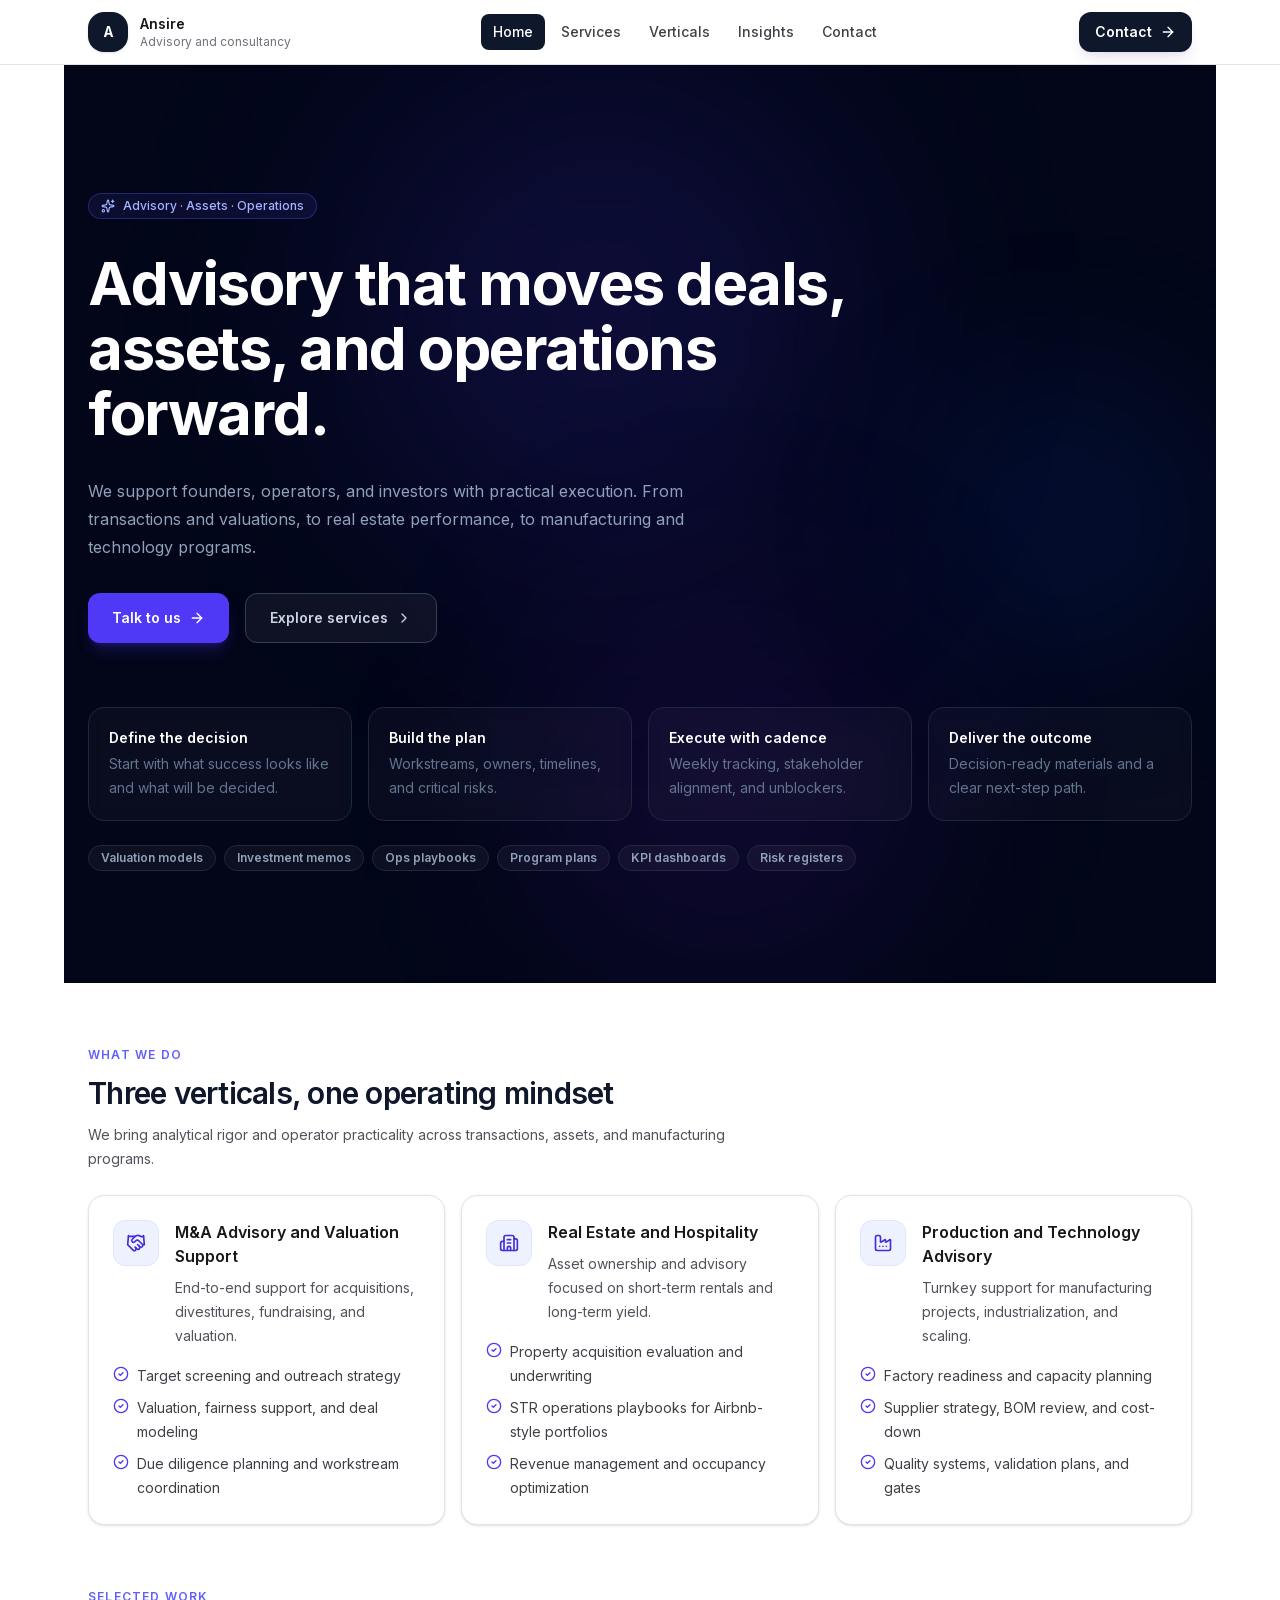
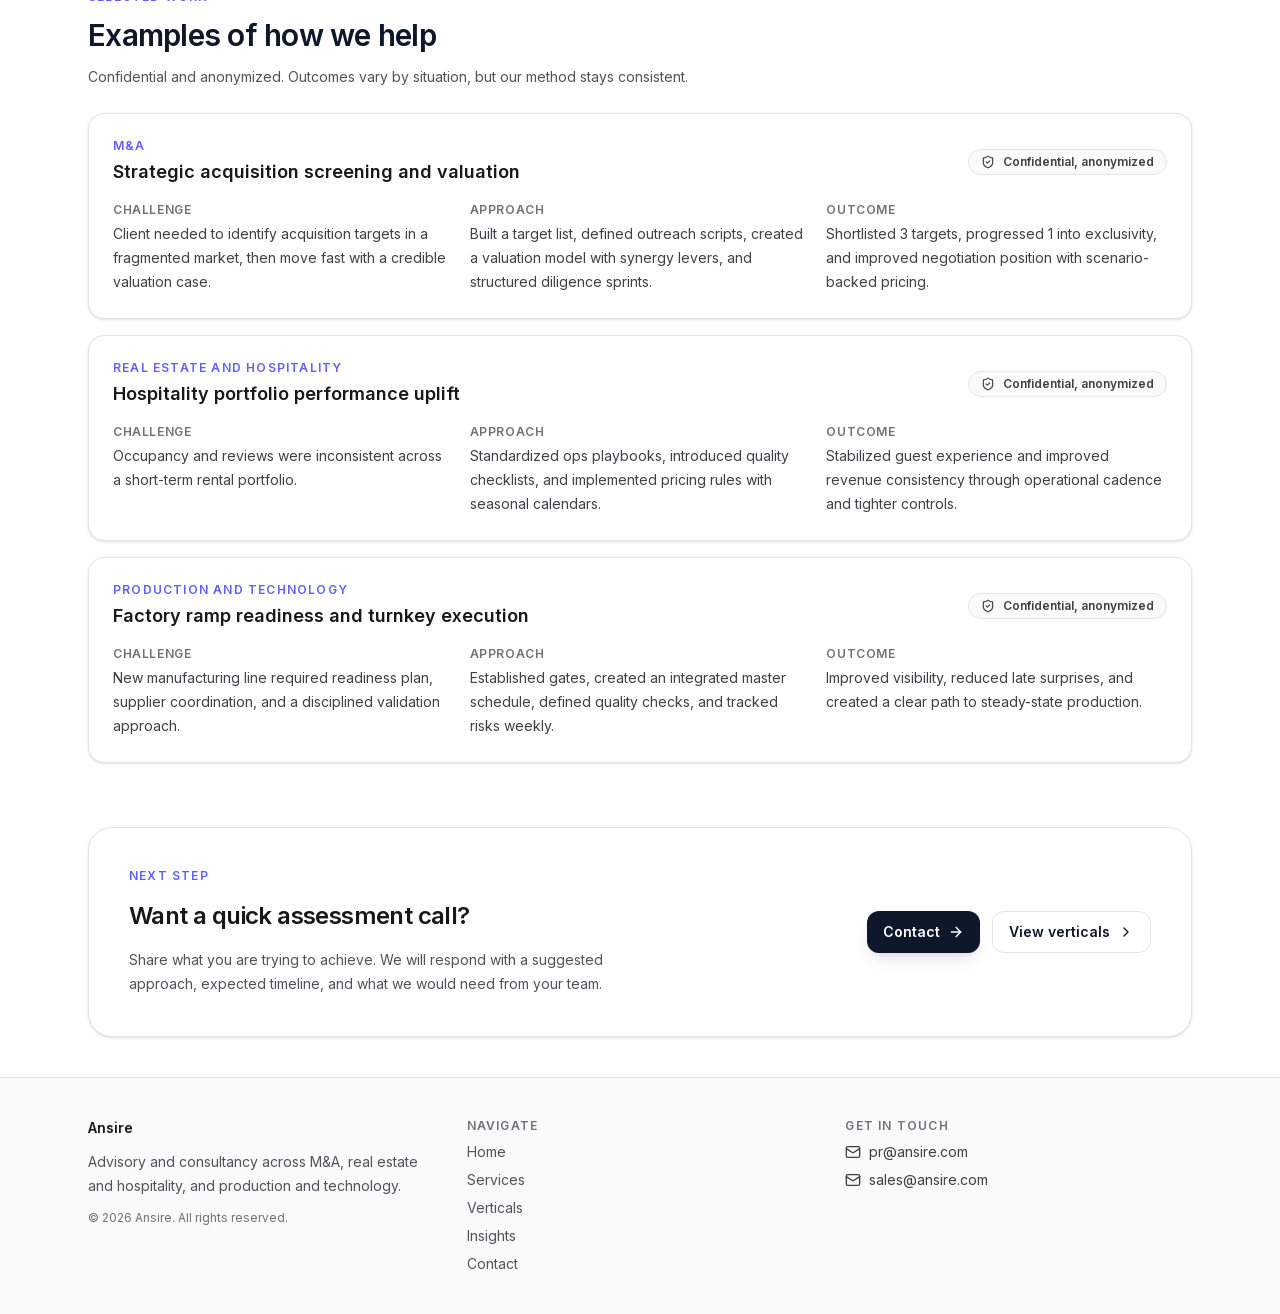
<file: index.html>
<!DOCTYPE html><html lang="en" class="inter_b2991b2-module__9mH_6q__variable"><head><meta charSet="utf-8"/><meta name="viewport" content="width=device-width, initial-scale=1"/><link rel="preload" href="/_next/static/media/83afe278b6a6bb3c-s.p.0q-301v4kxxnr.woff2" as="font" crossorigin="" type="font/woff2"/><link rel="stylesheet" href="/_next/static/chunks/099xusk78k1rt.css" data-precedence="next"/><link rel="preload" as="script" fetchPriority="low" href="/_next/static/chunks/0ht900cau6_ur.js"/><script src="/_next/static/chunks/06~f4cvc3b8e~.js" async=""></script><script src="/_next/static/chunks/16g.ca89g7fib.js" async=""></script><script src="/_next/static/chunks/turbopack-08kj8-1w4gq27.js" async=""></script><script src="/_next/static/chunks/0dbhjjzl8qfwv.js" async=""></script><script src="/_next/static/chunks/0b9ic27ghz6bw.js" async=""></script><meta name="next-size-adjust" content=""/><title>Ansire — Advisory that moves deals, assets, and operations forward.</title><meta name="description" content="Ansire is an advisory and consultancy firm specializing in M&amp;A advisory and valuation, real estate and hospitality, and production and technology advisory."/><meta property="og:title" content="Ansire — Advisory. Assets. Operations."/><meta property="og:description" content="Advisory and consultancy across M&amp;A, real estate and hospitality, and production and technology."/><meta property="og:site_name" content="Ansire"/><meta property="og:locale" content="en_US"/><meta property="og:type" content="website"/><meta name="twitter:card" content="summary"/><meta name="twitter:title" content="Ansire — Advisory. Assets. Operations."/><meta name="twitter:description" content="Advisory and consultancy across M&amp;A, real estate and hospitality, and production and technology."/><script src="/_next/static/chunks/03~yq9q893hmn.js" noModule=""></script></head><body class="antialiased"><div hidden=""><!--$--><!--/$--></div><div class="min-h-screen bg-white text-zinc-900"><header class="sticky top-0 z-40 border-b border-zinc-200 bg-white/80 backdrop-blur-lg"><div class="mx-auto flex max-w-6xl items-center justify-between gap-3 px-4 py-3 sm:px-6"><button class="flex items-center gap-3"><div class="grid h-10 w-10 place-items-center rounded-2xl bg-slate-900 text-white shadow-sm"><span class="text-sm font-bold">A</span></div><div class="text-left"><div class="text-sm font-semibold leading-5">Ansire</div><div class="text-xs text-zinc-500">Advisory and consultancy</div></div></button><div class="hidden items-center gap-1 md:flex"><button class="rounded-lg px-3 py-2 text-sm font-medium transition bg-slate-900 text-white">Home</button><button class="rounded-lg px-3 py-2 text-sm font-medium transition text-zinc-700 hover:bg-indigo-50">Services</button><button class="rounded-lg px-3 py-2 text-sm font-medium transition text-zinc-700 hover:bg-indigo-50">Verticals</button><button class="rounded-lg px-3 py-2 text-sm font-medium transition text-zinc-700 hover:bg-indigo-50">Insights</button><button class="rounded-lg px-3 py-2 text-sm font-medium transition text-zinc-700 hover:bg-indigo-50">Contact</button></div><div class="flex items-center gap-2"><button class="inline-flex items-center justify-center gap-2 rounded-xl px-4 py-2.5 text-sm font-semibold transition focus:outline-none focus:ring-2 focus:ring-indigo-400 focus:ring-offset-2 bg-slate-900 text-white hover:bg-indigo-700 shadow-lg shadow-indigo-900/10"><span class="hidden sm:inline">Contact</span><svg xmlns="http://www.w3.org/2000/svg" width="24" height="24" viewBox="0 0 24 24" fill="none" stroke="currentColor" stroke-width="2" stroke-linecap="round" stroke-linejoin="round" class="lucide lucide-arrow-right h-4 w-4" aria-hidden="true"><path d="M5 12h14"></path><path d="m12 5 7 7-7 7"></path></svg></button><button class="rounded-lg p-2 text-zinc-700 hover:bg-zinc-100 md:hidden" aria-label="Toggle menu"><svg xmlns="http://www.w3.org/2000/svg" width="24" height="24" viewBox="0 0 24 24" fill="none" stroke="currentColor" stroke-width="2" stroke-linecap="round" stroke-linejoin="round" class="lucide lucide-menu h-5 w-5" aria-hidden="true"><path d="M4 5h16"></path><path d="M4 12h16"></path><path d="M4 19h16"></path></svg></button></div></div></header><main class="mx-auto max-w-6xl px-4 py-10 sm:px-6"><div style="opacity:0;transform:translateY(8px)"><div class="space-y-16"><section class="relative -mx-4 -mt-10 overflow-hidden bg-slate-950 px-4 pb-20 pt-24 sm:-mx-6 sm:px-6 lg:pb-28 lg:pt-32"><div class="absolute left-1/4 top-0 h-[500px] w-[500px] rounded-full bg-indigo-600/15 blur-[120px]"></div><div class="absolute bottom-0 right-1/4 h-[400px] w-[400px] rounded-full bg-violet-600/10 blur-[100px]"></div><div class="absolute right-0 top-1/3 h-[300px] w-[300px] rounded-full bg-blue-600/10 blur-[80px]"></div><div class="absolute inset-0 opacity-[0.03]" style="background-image:linear-gradient(rgba(255,255,255,.1) 1px, transparent 1px), linear-gradient(90deg, rgba(255,255,255,.1) 1px, transparent 1px);background-size:60px 60px"></div><div class="relative mx-auto max-w-6xl" style="opacity:0"><div class="max-w-3xl space-y-8" style="opacity:0;transform:translateY(10px)"><span class="inline-flex items-center gap-2 rounded-full border border-indigo-500/30 bg-indigo-500/10 px-3 py-1 text-xs font-medium text-indigo-300 backdrop-blur"><svg xmlns="http://www.w3.org/2000/svg" width="24" height="24" viewBox="0 0 24 24" fill="none" stroke="currentColor" stroke-width="2" stroke-linecap="round" stroke-linejoin="round" class="lucide lucide-sparkles h-3.5 w-3.5" aria-hidden="true"><path d="M11.017 2.814a1 1 0 0 1 1.966 0l1.051 5.558a2 2 0 0 0 1.594 1.594l5.558 1.051a1 1 0 0 1 0 1.966l-5.558 1.051a2 2 0 0 0-1.594 1.594l-1.051 5.558a1 1 0 0 1-1.966 0l-1.051-5.558a2 2 0 0 0-1.594-1.594l-5.558-1.051a1 1 0 0 1 0-1.966l5.558-1.051a2 2 0 0 0 1.594-1.594z"></path><path d="M20 2v4"></path><path d="M22 4h-4"></path><circle cx="4" cy="20" r="2"></circle></svg>Advisory · Assets · Operations</span><h1 class="text-4xl font-bold tracking-tight text-white sm:text-5xl lg:text-6xl lg:leading-[1.08]">Advisory that moves deals, assets, and operations forward.</h1><p class="max-w-2xl text-base leading-7 text-slate-400">We support founders, operators, and investors with practical execution. From transactions and valuations, to real estate performance, to manufacturing and technology programs.</p><div class="flex flex-wrap gap-4"><button class="inline-flex items-center gap-2 rounded-xl bg-indigo-600 px-6 py-3.5 text-sm font-semibold text-white shadow-lg shadow-indigo-600/25 transition hover:bg-indigo-500 focus:outline-none focus:ring-2 focus:ring-indigo-400 focus:ring-offset-2 focus:ring-offset-slate-950">Talk to us <svg xmlns="http://www.w3.org/2000/svg" width="24" height="24" viewBox="0 0 24 24" fill="none" stroke="currentColor" stroke-width="2" stroke-linecap="round" stroke-linejoin="round" class="lucide lucide-arrow-right h-4 w-4" aria-hidden="true"><path d="M5 12h14"></path><path d="m12 5 7 7-7 7"></path></svg></button><button class="inline-flex items-center gap-2 rounded-xl border border-slate-700 bg-white/5 px-6 py-3.5 text-sm font-semibold text-slate-300 transition hover:bg-white/10 hover:text-white focus:outline-none focus:ring-2 focus:ring-indigo-400 focus:ring-offset-2 focus:ring-offset-slate-950">Explore services <svg xmlns="http://www.w3.org/2000/svg" width="24" height="24" viewBox="0 0 24 24" fill="none" stroke="currentColor" stroke-width="2" stroke-linecap="round" stroke-linejoin="round" class="lucide lucide-chevron-right h-4 w-4" aria-hidden="true"><path d="m9 18 6-6-6-6"></path></svg></button></div></div><div class="mt-16 grid gap-4 sm:grid-cols-2 lg:grid-cols-4" style="opacity:0;transform:translateY(10px)"><div class="rounded-2xl border border-slate-800 bg-white/[0.03] p-5 backdrop-blur"><div class="text-sm font-semibold text-white">Define the decision</div><div class="mt-1 text-sm leading-6 text-slate-500">Start with what success looks like and what will be decided.</div></div><div class="rounded-2xl border border-slate-800 bg-white/[0.03] p-5 backdrop-blur"><div class="text-sm font-semibold text-white">Build the plan</div><div class="mt-1 text-sm leading-6 text-slate-500">Workstreams, owners, timelines, and critical risks.</div></div><div class="rounded-2xl border border-slate-800 bg-white/[0.03] p-5 backdrop-blur"><div class="text-sm font-semibold text-white">Execute with cadence</div><div class="mt-1 text-sm leading-6 text-slate-500">Weekly tracking, stakeholder alignment, and unblockers.</div></div><div class="rounded-2xl border border-slate-800 bg-white/[0.03] p-5 backdrop-blur"><div class="text-sm font-semibold text-white">Deliver the outcome</div><div class="mt-1 text-sm leading-6 text-slate-500">Decision-ready materials and a clear next-step path.</div></div></div><div class="mt-6 flex flex-wrap gap-2" style="opacity:0;transform:translateY(10px)"><span class="rounded-full border border-slate-800 bg-white/[0.04] px-3 py-1 text-xs font-semibold text-slate-400">Valuation models</span><span class="rounded-full border border-slate-800 bg-white/[0.04] px-3 py-1 text-xs font-semibold text-slate-400">Investment memos</span><span class="rounded-full border border-slate-800 bg-white/[0.04] px-3 py-1 text-xs font-semibold text-slate-400">Ops playbooks</span><span class="rounded-full border border-slate-800 bg-white/[0.04] px-3 py-1 text-xs font-semibold text-slate-400">Program plans</span><span class="rounded-full border border-slate-800 bg-white/[0.04] px-3 py-1 text-xs font-semibold text-slate-400">KPI dashboards</span><span class="rounded-full border border-slate-800 bg-white/[0.04] px-3 py-1 text-xs font-semibold text-slate-400">Risk registers</span></div></div></section><section class="space-y-6"><div class="space-y-3"><div class="text-xs font-semibold uppercase tracking-widest text-indigo-500">What we do</div><h2 class="text-2xl font-semibold tracking-tight text-slate-900 sm:text-3xl">Three verticals, one operating mindset</h2><p class="max-w-2xl text-sm leading-6 text-zinc-600">We bring analytical rigor and operator practicality across transactions, assets, and manufacturing programs.</p></div><div class="grid gap-4 md:grid-cols-3"><div class="group relative overflow-hidden rounded-2xl border border-zinc-200 bg-white p-6 shadow-sm transition hover:shadow-lg hover:border-indigo-200"><div class="absolute inset-0 bg-gradient-to-br from-indigo-50/50 to-white opacity-0 transition group-hover:opacity-100"></div><div class="relative"><div class="flex items-start gap-4"><div class="rounded-xl border border-indigo-100 bg-indigo-50 p-3"><svg xmlns="http://www.w3.org/2000/svg" width="24" height="24" viewBox="0 0 24 24" fill="none" stroke="currentColor" stroke-width="2" stroke-linecap="round" stroke-linejoin="round" class="lucide lucide-handshake h-5 w-5 text-indigo-700" aria-hidden="true"><path d="m11 17 2 2a1 1 0 1 0 3-3"></path><path d="m14 14 2.5 2.5a1 1 0 1 0 3-3l-3.88-3.88a3 3 0 0 0-4.24 0l-.88.88a1 1 0 1 1-3-3l2.81-2.81a5.79 5.79 0 0 1 7.06-.87l.47.28a2 2 0 0 0 1.42.25L21 4"></path><path d="m21 3 1 11h-2"></path><path d="M3 3 2 14l6.5 6.5a1 1 0 1 0 3-3"></path><path d="M3 4h8"></path></svg></div><div class="space-y-2"><h3 class="text-base font-semibold text-zinc-900">M&amp;A Advisory and Valuation Support</h3><p class="text-sm leading-6 text-zinc-600">End-to-end support for acquisitions, divestitures, fundraising, and valuation.</p></div></div><ul class="mt-4 space-y-2 text-sm text-zinc-700"><li class="flex items-start gap-2"><svg xmlns="http://www.w3.org/2000/svg" width="24" height="24" viewBox="0 0 24 24" fill="none" stroke="currentColor" stroke-width="2" stroke-linecap="round" stroke-linejoin="round" class="lucide lucide-circle-check mt-0.5 h-4 w-4 shrink-0 text-indigo-600" aria-hidden="true"><circle cx="12" cy="12" r="10"></circle><path d="m9 12 2 2 4-4"></path></svg><span class="leading-6">Target screening and outreach strategy</span></li><li class="flex items-start gap-2"><svg xmlns="http://www.w3.org/2000/svg" width="24" height="24" viewBox="0 0 24 24" fill="none" stroke="currentColor" stroke-width="2" stroke-linecap="round" stroke-linejoin="round" class="lucide lucide-circle-check mt-0.5 h-4 w-4 shrink-0 text-indigo-600" aria-hidden="true"><circle cx="12" cy="12" r="10"></circle><path d="m9 12 2 2 4-4"></path></svg><span class="leading-6">Valuation, fairness support, and deal modeling</span></li><li class="flex items-start gap-2"><svg xmlns="http://www.w3.org/2000/svg" width="24" height="24" viewBox="0 0 24 24" fill="none" stroke="currentColor" stroke-width="2" stroke-linecap="round" stroke-linejoin="round" class="lucide lucide-circle-check mt-0.5 h-4 w-4 shrink-0 text-indigo-600" aria-hidden="true"><circle cx="12" cy="12" r="10"></circle><path d="m9 12 2 2 4-4"></path></svg><span class="leading-6">Due diligence planning and workstream coordination</span></li></ul></div></div><div class="group relative overflow-hidden rounded-2xl border border-zinc-200 bg-white p-6 shadow-sm transition hover:shadow-lg hover:border-indigo-200"><div class="absolute inset-0 bg-gradient-to-br from-indigo-50/50 to-white opacity-0 transition group-hover:opacity-100"></div><div class="relative"><div class="flex items-start gap-4"><div class="rounded-xl border border-indigo-100 bg-indigo-50 p-3"><svg xmlns="http://www.w3.org/2000/svg" width="24" height="24" viewBox="0 0 24 24" fill="none" stroke="currentColor" stroke-width="2" stroke-linecap="round" stroke-linejoin="round" class="lucide lucide-building2 lucide-building-2 h-5 w-5 text-indigo-700" aria-hidden="true"><path d="M10 12h4"></path><path d="M10 8h4"></path><path d="M14 21v-3a2 2 0 0 0-4 0v3"></path><path d="M6 10H4a2 2 0 0 0-2 2v7a2 2 0 0 0 2 2h16a2 2 0 0 0 2-2V9a2 2 0 0 0-2-2h-2"></path><path d="M6 21V5a2 2 0 0 1 2-2h8a2 2 0 0 1 2 2v16"></path></svg></div><div class="space-y-2"><h3 class="text-base font-semibold text-zinc-900">Real Estate and Hospitality</h3><p class="text-sm leading-6 text-zinc-600">Asset ownership and advisory focused on short-term rentals and long-term yield.</p></div></div><ul class="mt-4 space-y-2 text-sm text-zinc-700"><li class="flex items-start gap-2"><svg xmlns="http://www.w3.org/2000/svg" width="24" height="24" viewBox="0 0 24 24" fill="none" stroke="currentColor" stroke-width="2" stroke-linecap="round" stroke-linejoin="round" class="lucide lucide-circle-check mt-0.5 h-4 w-4 shrink-0 text-indigo-600" aria-hidden="true"><circle cx="12" cy="12" r="10"></circle><path d="m9 12 2 2 4-4"></path></svg><span class="leading-6">Property acquisition evaluation and underwriting</span></li><li class="flex items-start gap-2"><svg xmlns="http://www.w3.org/2000/svg" width="24" height="24" viewBox="0 0 24 24" fill="none" stroke="currentColor" stroke-width="2" stroke-linecap="round" stroke-linejoin="round" class="lucide lucide-circle-check mt-0.5 h-4 w-4 shrink-0 text-indigo-600" aria-hidden="true"><circle cx="12" cy="12" r="10"></circle><path d="m9 12 2 2 4-4"></path></svg><span class="leading-6">STR operations playbooks for Airbnb-style portfolios</span></li><li class="flex items-start gap-2"><svg xmlns="http://www.w3.org/2000/svg" width="24" height="24" viewBox="0 0 24 24" fill="none" stroke="currentColor" stroke-width="2" stroke-linecap="round" stroke-linejoin="round" class="lucide lucide-circle-check mt-0.5 h-4 w-4 shrink-0 text-indigo-600" aria-hidden="true"><circle cx="12" cy="12" r="10"></circle><path d="m9 12 2 2 4-4"></path></svg><span class="leading-6">Revenue management and occupancy optimization</span></li></ul></div></div><div class="group relative overflow-hidden rounded-2xl border border-zinc-200 bg-white p-6 shadow-sm transition hover:shadow-lg hover:border-indigo-200"><div class="absolute inset-0 bg-gradient-to-br from-indigo-50/50 to-white opacity-0 transition group-hover:opacity-100"></div><div class="relative"><div class="flex items-start gap-4"><div class="rounded-xl border border-indigo-100 bg-indigo-50 p-3"><svg xmlns="http://www.w3.org/2000/svg" width="24" height="24" viewBox="0 0 24 24" fill="none" stroke="currentColor" stroke-width="2" stroke-linecap="round" stroke-linejoin="round" class="lucide lucide-factory h-5 w-5 text-indigo-700" aria-hidden="true"><path d="M12 16h.01"></path><path d="M16 16h.01"></path><path d="M3 19a2 2 0 0 0 2 2h14a2 2 0 0 0 2-2V8.5a.5.5 0 0 0-.769-.422l-4.462 2.844A.5.5 0 0 1 15 10.5v-2a.5.5 0 0 0-.769-.422L9.77 10.922A.5.5 0 0 1 9 10.5V5a2 2 0 0 0-2-2H5a2 2 0 0 0-2 2z"></path><path d="M8 16h.01"></path></svg></div><div class="space-y-2"><h3 class="text-base font-semibold text-zinc-900">Production and Technology Advisory</h3><p class="text-sm leading-6 text-zinc-600">Turnkey support for manufacturing projects, industrialization, and scaling.</p></div></div><ul class="mt-4 space-y-2 text-sm text-zinc-700"><li class="flex items-start gap-2"><svg xmlns="http://www.w3.org/2000/svg" width="24" height="24" viewBox="0 0 24 24" fill="none" stroke="currentColor" stroke-width="2" stroke-linecap="round" stroke-linejoin="round" class="lucide lucide-circle-check mt-0.5 h-4 w-4 shrink-0 text-indigo-600" aria-hidden="true"><circle cx="12" cy="12" r="10"></circle><path d="m9 12 2 2 4-4"></path></svg><span class="leading-6">Factory readiness and capacity planning</span></li><li class="flex items-start gap-2"><svg xmlns="http://www.w3.org/2000/svg" width="24" height="24" viewBox="0 0 24 24" fill="none" stroke="currentColor" stroke-width="2" stroke-linecap="round" stroke-linejoin="round" class="lucide lucide-circle-check mt-0.5 h-4 w-4 shrink-0 text-indigo-600" aria-hidden="true"><circle cx="12" cy="12" r="10"></circle><path d="m9 12 2 2 4-4"></path></svg><span class="leading-6">Supplier strategy, BOM review, and cost-down</span></li><li class="flex items-start gap-2"><svg xmlns="http://www.w3.org/2000/svg" width="24" height="24" viewBox="0 0 24 24" fill="none" stroke="currentColor" stroke-width="2" stroke-linecap="round" stroke-linejoin="round" class="lucide lucide-circle-check mt-0.5 h-4 w-4 shrink-0 text-indigo-600" aria-hidden="true"><circle cx="12" cy="12" r="10"></circle><path d="m9 12 2 2 4-4"></path></svg><span class="leading-6">Quality systems, validation plans, and gates</span></li></ul></div></div></div></section><section class="space-y-6"><div class="space-y-3"><div class="text-xs font-semibold uppercase tracking-widest text-indigo-500">Selected work</div><h2 class="text-2xl font-semibold tracking-tight text-slate-900 sm:text-3xl">Examples of how we help</h2><p class="max-w-2xl text-sm leading-6 text-zinc-600">Confidential and anonymized. Outcomes vary by situation, but our method stays consistent.</p></div><div class="grid gap-4"><div class="rounded-2xl border border-zinc-200 bg-white p-6 shadow-sm"><div class="flex flex-wrap items-center justify-between gap-3"><div><div class="text-xs font-semibold uppercase tracking-widest text-indigo-500">M&amp;A</div><div class="mt-1 text-lg font-semibold text-zinc-900">Strategic acquisition screening and valuation</div></div><div class="inline-flex items-center gap-2 rounded-full border border-zinc-200 bg-zinc-50 px-3 py-1 text-xs font-semibold text-zinc-700"><svg xmlns="http://www.w3.org/2000/svg" width="24" height="24" viewBox="0 0 24 24" fill="none" stroke="currentColor" stroke-width="2" stroke-linecap="round" stroke-linejoin="round" class="lucide lucide-shield-check h-3.5 w-3.5" aria-hidden="true"><path d="M20 13c0 5-3.5 7.5-7.66 8.95a1 1 0 0 1-.67-.01C7.5 20.5 4 18 4 13V6a1 1 0 0 1 1-1c2 0 4.5-1.2 6.24-2.72a1.17 1.17 0 0 1 1.52 0C14.51 3.81 17 5 19 5a1 1 0 0 1 1 1z"></path><path d="m9 12 2 2 4-4"></path></svg>Confidential, anonymized</div></div><div class="mt-4 grid gap-4 sm:grid-cols-3"><div><div class="text-xs font-semibold uppercase tracking-wider text-zinc-500">Challenge</div><p class="mt-1 text-sm leading-6 text-zinc-700">Client needed to identify acquisition targets in a fragmented market, then move fast with a credible valuation case.</p></div><div><div class="text-xs font-semibold uppercase tracking-wider text-zinc-500">Approach</div><p class="mt-1 text-sm leading-6 text-zinc-700">Built a target list, defined outreach scripts, created a valuation model with synergy levers, and structured diligence sprints.</p></div><div><div class="text-xs font-semibold uppercase tracking-wider text-zinc-500">Outcome</div><p class="mt-1 text-sm leading-6 text-zinc-700">Shortlisted 3 targets, progressed 1 into exclusivity, and improved negotiation position with scenario-backed pricing.</p></div></div></div><div class="rounded-2xl border border-zinc-200 bg-white p-6 shadow-sm"><div class="flex flex-wrap items-center justify-between gap-3"><div><div class="text-xs font-semibold uppercase tracking-widest text-indigo-500">Real Estate and Hospitality</div><div class="mt-1 text-lg font-semibold text-zinc-900">Hospitality portfolio performance uplift</div></div><div class="inline-flex items-center gap-2 rounded-full border border-zinc-200 bg-zinc-50 px-3 py-1 text-xs font-semibold text-zinc-700"><svg xmlns="http://www.w3.org/2000/svg" width="24" height="24" viewBox="0 0 24 24" fill="none" stroke="currentColor" stroke-width="2" stroke-linecap="round" stroke-linejoin="round" class="lucide lucide-shield-check h-3.5 w-3.5" aria-hidden="true"><path d="M20 13c0 5-3.5 7.5-7.66 8.95a1 1 0 0 1-.67-.01C7.5 20.5 4 18 4 13V6a1 1 0 0 1 1-1c2 0 4.5-1.2 6.24-2.72a1.17 1.17 0 0 1 1.52 0C14.51 3.81 17 5 19 5a1 1 0 0 1 1 1z"></path><path d="m9 12 2 2 4-4"></path></svg>Confidential, anonymized</div></div><div class="mt-4 grid gap-4 sm:grid-cols-3"><div><div class="text-xs font-semibold uppercase tracking-wider text-zinc-500">Challenge</div><p class="mt-1 text-sm leading-6 text-zinc-700">Occupancy and reviews were inconsistent across a short-term rental portfolio.</p></div><div><div class="text-xs font-semibold uppercase tracking-wider text-zinc-500">Approach</div><p class="mt-1 text-sm leading-6 text-zinc-700">Standardized ops playbooks, introduced quality checklists, and implemented pricing rules with seasonal calendars.</p></div><div><div class="text-xs font-semibold uppercase tracking-wider text-zinc-500">Outcome</div><p class="mt-1 text-sm leading-6 text-zinc-700">Stabilized guest experience and improved revenue consistency through operational cadence and tighter controls.</p></div></div></div><div class="rounded-2xl border border-zinc-200 bg-white p-6 shadow-sm"><div class="flex flex-wrap items-center justify-between gap-3"><div><div class="text-xs font-semibold uppercase tracking-widest text-indigo-500">Production and Technology</div><div class="mt-1 text-lg font-semibold text-zinc-900">Factory ramp readiness and turnkey execution</div></div><div class="inline-flex items-center gap-2 rounded-full border border-zinc-200 bg-zinc-50 px-3 py-1 text-xs font-semibold text-zinc-700"><svg xmlns="http://www.w3.org/2000/svg" width="24" height="24" viewBox="0 0 24 24" fill="none" stroke="currentColor" stroke-width="2" stroke-linecap="round" stroke-linejoin="round" class="lucide lucide-shield-check h-3.5 w-3.5" aria-hidden="true"><path d="M20 13c0 5-3.5 7.5-7.66 8.95a1 1 0 0 1-.67-.01C7.5 20.5 4 18 4 13V6a1 1 0 0 1 1-1c2 0 4.5-1.2 6.24-2.72a1.17 1.17 0 0 1 1.52 0C14.51 3.81 17 5 19 5a1 1 0 0 1 1 1z"></path><path d="m9 12 2 2 4-4"></path></svg>Confidential, anonymized</div></div><div class="mt-4 grid gap-4 sm:grid-cols-3"><div><div class="text-xs font-semibold uppercase tracking-wider text-zinc-500">Challenge</div><p class="mt-1 text-sm leading-6 text-zinc-700">New manufacturing line required readiness plan, supplier coordination, and a disciplined validation approach.</p></div><div><div class="text-xs font-semibold uppercase tracking-wider text-zinc-500">Approach</div><p class="mt-1 text-sm leading-6 text-zinc-700">Established gates, created an integrated master schedule, defined quality checks, and tracked risks weekly.</p></div><div><div class="text-xs font-semibold uppercase tracking-wider text-zinc-500">Outcome</div><p class="mt-1 text-sm leading-6 text-zinc-700">Improved visibility, reduced late surprises, and created a clear path to steady-state production.</p></div></div></div></div></section><section class="rounded-3xl border border-zinc-200 bg-white p-8 shadow-sm sm:p-10"><div class="grid gap-8 lg:grid-cols-2 lg:items-center"><div class="space-y-4"><div class="text-xs font-semibold uppercase tracking-widest text-indigo-500">Next step</div><div class="text-2xl font-semibold tracking-tight text-zinc-900">Want a quick assessment call?</div><p class="text-sm leading-6 text-zinc-600">Share what you are trying to achieve. We will respond with a suggested approach, expected timeline, and what we would need from your team.</p></div><div class="flex flex-wrap gap-3 lg:justify-end"><button class="inline-flex items-center justify-center gap-2 rounded-xl px-4 py-2.5 text-sm font-semibold transition focus:outline-none focus:ring-2 focus:ring-indigo-400 focus:ring-offset-2 bg-slate-900 text-white hover:bg-indigo-700 shadow-lg shadow-indigo-900/10">Contact <svg xmlns="http://www.w3.org/2000/svg" width="24" height="24" viewBox="0 0 24 24" fill="none" stroke="currentColor" stroke-width="2" stroke-linecap="round" stroke-linejoin="round" class="lucide lucide-arrow-right h-4 w-4" aria-hidden="true"><path d="M5 12h14"></path><path d="m12 5 7 7-7 7"></path></svg></button><button class="inline-flex items-center justify-center gap-2 rounded-xl px-4 py-2.5 text-sm font-semibold transition focus:outline-none focus:ring-2 focus:ring-indigo-400 focus:ring-offset-2 border border-zinc-200 bg-white text-slate-900 hover:bg-indigo-50 hover:border-indigo-200">View verticals <svg xmlns="http://www.w3.org/2000/svg" width="24" height="24" viewBox="0 0 24 24" fill="none" stroke="currentColor" stroke-width="2" stroke-linecap="round" stroke-linejoin="round" class="lucide lucide-chevron-right h-4 w-4" aria-hidden="true"><path d="m9 18 6-6-6-6"></path></svg></button></div></div></section></div></div></main><footer class="border-t border-zinc-200 bg-zinc-50"><div class="mx-auto grid max-w-6xl gap-8 px-4 py-10 sm:px-6 md:grid-cols-3"><div class="space-y-3"><div class="text-sm font-semibold text-zinc-900">Ansire</div><div class="text-sm leading-6 text-zinc-600">Advisory and consultancy across M&amp;A, real estate and hospitality, and production and technology.</div><div class="text-xs text-zinc-500">© <!-- -->2026<!-- --> <!-- -->Ansire<!-- -->. All rights reserved.</div></div><div class="space-y-2"><div class="text-xs font-semibold uppercase tracking-widest text-zinc-500">Navigate</div><div class="grid gap-2"><button class="text-left text-sm text-zinc-600 transition hover:text-zinc-900">Home</button><button class="text-left text-sm text-zinc-600 transition hover:text-zinc-900">Services</button><button class="text-left text-sm text-zinc-600 transition hover:text-zinc-900">Verticals</button><button class="text-left text-sm text-zinc-600 transition hover:text-zinc-900">Insights</button><button class="text-left text-sm text-zinc-600 transition hover:text-zinc-900">Contact</button></div></div><div class="space-y-2"><div class="text-xs font-semibold uppercase tracking-widest text-zinc-500">Get in touch</div><div class="grid gap-2 text-sm text-zinc-700"><a href="mailto:pr@ansire.com" class="inline-flex items-center gap-2 transition hover:text-indigo-700"><svg xmlns="http://www.w3.org/2000/svg" width="24" height="24" viewBox="0 0 24 24" fill="none" stroke="currentColor" stroke-width="2" stroke-linecap="round" stroke-linejoin="round" class="lucide lucide-mail h-4 w-4" aria-hidden="true"><path d="m22 7-8.991 5.727a2 2 0 0 1-2.009 0L2 7"></path><rect x="2" y="4" width="20" height="16" rx="2"></rect></svg> <!-- -->pr@ansire.com</a><a href="mailto:sales@ansire.com" class="inline-flex items-center gap-2 transition hover:text-indigo-700"><svg xmlns="http://www.w3.org/2000/svg" width="24" height="24" viewBox="0 0 24 24" fill="none" stroke="currentColor" stroke-width="2" stroke-linecap="round" stroke-linejoin="round" class="lucide lucide-mail h-4 w-4" aria-hidden="true"><path d="m22 7-8.991 5.727a2 2 0 0 1-2.009 0L2 7"></path><rect x="2" y="4" width="20" height="16" rx="2"></rect></svg> <!-- -->sales@ansire.com</a></div></div></div></footer></div><!--$--><!--/$--><script src="/_next/static/chunks/0ht900cau6_ur.js" id="_R_" async=""></script><script>(self.__next_f=self.__next_f||[]).push([0])</script><script>self.__next_f.push([1,"1:\"$Sreact.fragment\"\n2:I[39756,[\"/_next/static/chunks/0dbhjjzl8qfwv.js\"],\"default\"]\n3:I[37457,[\"/_next/static/chunks/0dbhjjzl8qfwv.js\"],\"default\"]\n4:I[47257,[\"/_next/static/chunks/0dbhjjzl8qfwv.js\"],\"ClientPageRoot\"]\n5:I[52683,[\"/_next/static/chunks/0dbhjjzl8qfwv.js\",\"/_next/static/chunks/0b9ic27ghz6bw.js\"],\"default\"]\n8:I[97367,[\"/_next/static/chunks/0dbhjjzl8qfwv.js\"],\"OutletBoundary\"]\n9:\"$Sreact.suspense\"\nb:I[97367,[\"/_next/static/chunks/0dbhjjzl8qfwv.js\"],\"ViewportBoundary\"]\nd:I[97367,[\"/_next/static/chunks/0dbhjjzl8qfwv.js\"],\"MetadataBoundary\"]\nf:I[68027,[\"/_next/static/chunks/0dbhjjzl8qfwv.js\"],\"default\",1]\n:HL[\"/_next/static/chunks/099xusk78k1rt.css\",\"style\"]\n:HL[\"/_next/static/media/83afe278b6a6bb3c-s.p.0q-301v4kxxnr.woff2\",\"font\",{\"crossOrigin\":\"\",\"type\":\"font/woff2\"}]\n"])</script><script>self.__next_f.push([1,"0:{\"P\":null,\"c\":[\"\",\"\"],\"q\":\"\",\"i\":false,\"f\":[[[\"\",{\"children\":[\"__PAGE__\",{}]},\"$undefined\",\"$undefined\",16],[[\"$\",\"$1\",\"c\",{\"children\":[[[\"$\",\"link\",\"0\",{\"rel\":\"stylesheet\",\"href\":\"/_next/static/chunks/099xusk78k1rt.css\",\"precedence\":\"next\",\"crossOrigin\":\"$undefined\",\"nonce\":\"$undefined\"}],[\"$\",\"script\",\"script-0\",{\"src\":\"/_next/static/chunks/0dbhjjzl8qfwv.js\",\"async\":true,\"nonce\":\"$undefined\"}]],[\"$\",\"html\",null,{\"lang\":\"en\",\"className\":\"inter_b2991b2-module__9mH_6q__variable\",\"children\":[\"$\",\"body\",null,{\"className\":\"antialiased\",\"children\":[\"$\",\"$L2\",null,{\"parallelRouterKey\":\"children\",\"error\":\"$undefined\",\"errorStyles\":\"$undefined\",\"errorScripts\":\"$undefined\",\"template\":[\"$\",\"$L3\",null,{}],\"templateStyles\":\"$undefined\",\"templateScripts\":\"$undefined\",\"notFound\":[[[\"$\",\"title\",null,{\"children\":\"404: This page could not be found.\"}],[\"$\",\"div\",null,{\"style\":{\"fontFamily\":\"system-ui,\\\"Segoe UI\\\",Roboto,Helvetica,Arial,sans-serif,\\\"Apple Color Emoji\\\",\\\"Segoe UI Emoji\\\"\",\"height\":\"100vh\",\"textAlign\":\"center\",\"display\":\"flex\",\"flexDirection\":\"column\",\"alignItems\":\"center\",\"justifyContent\":\"center\"},\"children\":[\"$\",\"div\",null,{\"children\":[[\"$\",\"style\",null,{\"dangerouslySetInnerHTML\":{\"__html\":\"body{color:#000;background:#fff;margin:0}.next-error-h1{border-right:1px solid rgba(0,0,0,.3)}@media (prefers-color-scheme:dark){body{color:#fff;background:#000}.next-error-h1{border-right:1px solid rgba(255,255,255,.3)}}\"}}],[\"$\",\"h1\",null,{\"className\":\"next-error-h1\",\"style\":{\"display\":\"inline-block\",\"margin\":\"0 20px 0 0\",\"padding\":\"0 23px 0 0\",\"fontSize\":24,\"fontWeight\":500,\"verticalAlign\":\"top\",\"lineHeight\":\"49px\"},\"children\":404}],[\"$\",\"div\",null,{\"style\":{\"display\":\"inline-block\"},\"children\":[\"$\",\"h2\",null,{\"style\":{\"fontSize\":14,\"fontWeight\":400,\"lineHeight\":\"49px\",\"margin\":0},\"children\":\"This page could not be found.\"}]}]]}]}]],[]],\"forbidden\":\"$undefined\",\"unauthorized\":\"$undefined\"}]}]}]]}],{\"children\":[[\"$\",\"$1\",\"c\",{\"children\":[[\"$\",\"$L4\",null,{\"Component\":\"$5\",\"serverProvidedParams\":{\"searchParams\":{},\"params\":{},\"promises\":[\"$@6\",\"$@7\"]}}],[[\"$\",\"script\",\"script-0\",{\"src\":\"/_next/static/chunks/0b9ic27ghz6bw.js\",\"async\":true,\"nonce\":\"$undefined\"}]],[\"$\",\"$L8\",null,{\"children\":[\"$\",\"$9\",null,{\"name\":\"Next.MetadataOutlet\",\"children\":\"$@a\"}]}]]}],{},null,false,null]},null,false,null],[\"$\",\"$1\",\"h\",{\"children\":[null,[\"$\",\"$Lb\",null,{\"children\":\"$Lc\"}],[\"$\",\"div\",null,{\"hidden\":true,\"children\":[\"$\",\"$Ld\",null,{\"children\":[\"$\",\"$9\",null,{\"name\":\"Next.Metadata\",\"children\":\"$Le\"}]}]}],[\"$\",\"meta\",null,{\"name\":\"next-size-adjust\",\"content\":\"\"}]]}],false]],\"m\":\"$undefined\",\"G\":[\"$f\",[[\"$\",\"link\",\"0\",{\"rel\":\"stylesheet\",\"href\":\"/_next/static/chunks/099xusk78k1rt.css\",\"precedence\":\"next\",\"crossOrigin\":\"$undefined\",\"nonce\":\"$undefined\"}]]],\"S\":true,\"h\":null,\"s\":\"$undefined\",\"l\":\"$undefined\",\"p\":\"$undefined\",\"d\":\"$undefined\",\"b\":\"P8hbcn5HRN_wBx918tUJM\"}\n"])</script><script>self.__next_f.push([1,"6:{}\n7:\"$0:f:0:1:1:children:0:props:children:0:props:serverProvidedParams:params\"\n"])</script><script>self.__next_f.push([1,"c:[[\"$\",\"meta\",\"0\",{\"charSet\":\"utf-8\"}],[\"$\",\"meta\",\"1\",{\"name\":\"viewport\",\"content\":\"width=device-width, initial-scale=1\"}]]\n"])</script><script>self.__next_f.push([1,"a:null\ne:[[\"$\",\"title\",\"0\",{\"children\":\"Ansire — Advisory that moves deals, assets, and operations forward.\"}],[\"$\",\"meta\",\"1\",{\"name\":\"description\",\"content\":\"Ansire is an advisory and consultancy firm specializing in M\u0026A advisory and valuation, real estate and hospitality, and production and technology advisory.\"}],[\"$\",\"meta\",\"2\",{\"property\":\"og:title\",\"content\":\"Ansire — Advisory. Assets. Operations.\"}],[\"$\",\"meta\",\"3\",{\"property\":\"og:description\",\"content\":\"Advisory and consultancy across M\u0026A, real estate and hospitality, and production and technology.\"}],[\"$\",\"meta\",\"4\",{\"property\":\"og:site_name\",\"content\":\"Ansire\"}],[\"$\",\"meta\",\"5\",{\"property\":\"og:locale\",\"content\":\"en_US\"}],[\"$\",\"meta\",\"6\",{\"property\":\"og:type\",\"content\":\"website\"}],[\"$\",\"meta\",\"7\",{\"name\":\"twitter:card\",\"content\":\"summary\"}],[\"$\",\"meta\",\"8\",{\"name\":\"twitter:title\",\"content\":\"Ansire — Advisory. Assets. Operations.\"}],[\"$\",\"meta\",\"9\",{\"name\":\"twitter:description\",\"content\":\"Advisory and consultancy across M\u0026A, real estate and hospitality, and production and technology.\"}]]\n"])</script></body></html>
</file>
<file: _next/static/chunks/099xusk78k1rt.css>
@font-face{font-family:Inter;font-style:normal;font-weight:100 900;font-display:swap;src:url(../media/2c55a0e60120577a-s.0bjc5tiuqdqro.woff2)format("woff2");unicode-range:U+460-52F,U+1C80-1C8A,U+20B4,U+2DE0-2DFF,U+A640-A69F,U+FE2E-FE2F}@font-face{font-family:Inter;font-style:normal;font-weight:100 900;font-display:swap;src:url(../media/9c72aa0f40e4eef8-s.0m6w47a4e5dy9.woff2)format("woff2");unicode-range:U+301,U+400-45F,U+490-491,U+4B0-4B1,U+2116}@font-face{font-family:Inter;font-style:normal;font-weight:100 900;font-display:swap;src:url(../media/ad66f9afd8947f86-s.11u06r12fd6v_.woff2)format("woff2");unicode-range:U+1F??}@font-face{font-family:Inter;font-style:normal;font-weight:100 900;font-display:swap;src:url(../media/5476f68d60460930-s.0wxq9webf.ew4.woff2)format("woff2");unicode-range:U+370-377,U+37A-37F,U+384-38A,U+38C,U+38E-3A1,U+3A3-3FF}@font-face{font-family:Inter;font-style:normal;font-weight:100 900;font-display:swap;src:url(../media/2bbe8d2671613f1f-s.067x_6k0k23tk.woff2)format("woff2");unicode-range:U+102-103,U+110-111,U+128-129,U+168-169,U+1A0-1A1,U+1AF-1B0,U+300-301,U+303-304,U+308-309,U+323,U+329,U+1EA0-1EF9,U+20AB}@font-face{font-family:Inter;font-style:normal;font-weight:100 900;font-display:swap;src:url(../media/1bffadaabf893a1e-s.16ipb6fqu393i.woff2)format("woff2");unicode-range:U+100-2BA,U+2BD-2C5,U+2C7-2CC,U+2CE-2D7,U+2DD-2FF,U+304,U+308,U+329,U+1D00-1DBF,U+1E00-1E9F,U+1EF2-1EFF,U+2020,U+20A0-20AB,U+20AD-20C0,U+2113,U+2C60-2C7F,U+A720-A7FF}@font-face{font-family:Inter;font-style:normal;font-weight:100 900;font-display:swap;src:url(../media/83afe278b6a6bb3c-s.p.0q-301v4kxxnr.woff2)format("woff2");unicode-range:U+??,U+131,U+152-153,U+2BB-2BC,U+2C6,U+2DA,U+2DC,U+304,U+308,U+329,U+2000-206F,U+20AC,U+2122,U+2191,U+2193,U+2212,U+2215,U+FEFF,U+FFFD}@font-face{font-family:Inter Fallback;src:local(Arial);ascent-override:90.44%;descent-override:22.52%;line-gap-override:0.0%;size-adjust:107.12%}.inter_b2991b2-module__9mH_6q__className{font-family:Inter,Inter Fallback;font-style:normal}.inter_b2991b2-module__9mH_6q__variable{--font-sans:"Inter", "Inter Fallback"}
@layer properties{@supports (((-webkit-hyphens:none)) and (not (margin-trim:inline))) or ((-moz-orient:inline) and (not (color:rgb(from red r g b)))){*,:before,:after,::backdrop{--tw-space-y-reverse:0;--tw-border-style:solid;--tw-gradient-position:initial;--tw-gradient-from:#0000;--tw-gradient-via:#0000;--tw-gradient-to:#0000;--tw-gradient-stops:initial;--tw-gradient-via-stops:initial;--tw-gradient-from-position:0%;--tw-gradient-via-position:50%;--tw-gradient-to-position:100%;--tw-leading:initial;--tw-font-weight:initial;--tw-tracking:initial;--tw-shadow:0 0 #0000;--tw-shadow-color:initial;--tw-shadow-alpha:100%;--tw-inset-shadow:0 0 #0000;--tw-inset-shadow-color:initial;--tw-inset-shadow-alpha:100%;--tw-ring-color:initial;--tw-ring-shadow:0 0 #0000;--tw-inset-ring-color:initial;--tw-inset-ring-shadow:0 0 #0000;--tw-ring-inset:initial;--tw-ring-offset-width:0px;--tw-ring-offset-color:#fff;--tw-ring-offset-shadow:0 0 #0000;--tw-blur:initial;--tw-brightness:initial;--tw-contrast:initial;--tw-grayscale:initial;--tw-hue-rotate:initial;--tw-invert:initial;--tw-opacity:initial;--tw-saturate:initial;--tw-sepia:initial;--tw-drop-shadow:initial;--tw-drop-shadow-color:initial;--tw-drop-shadow-alpha:100%;--tw-drop-shadow-size:initial;--tw-backdrop-blur:initial;--tw-backdrop-brightness:initial;--tw-backdrop-contrast:initial;--tw-backdrop-grayscale:initial;--tw-backdrop-hue-rotate:initial;--tw-backdrop-invert:initial;--tw-backdrop-opacity:initial;--tw-backdrop-saturate:initial;--tw-backdrop-sepia:initial}}}@layer theme{:root,:host{--font-sans:ui-sans-serif, system-ui, sans-serif, "Apple Color Emoji", "Segoe UI Emoji", "Segoe UI Symbol", "Noto Color Emoji";--font-mono:ui-monospace, SFMono-Regular, Menlo, Monaco, Consolas, "Liberation Mono", "Courier New", monospace;--color-blue-600:#155dfc;--color-indigo-50:#eef2ff;--color-indigo-100:#e0e7ff;--color-indigo-200:#c7d2ff;--color-indigo-300:#a4b3ff;--color-indigo-400:#7d87ff;--color-indigo-500:#625fff;--color-indigo-600:#4f39f6;--color-indigo-700:#432dd7;--color-indigo-900:#312c85;--color-violet-600:#7f22fe;--color-slate-300:#cad5e2;--color-slate-400:#90a1b9;--color-slate-500:#62748e;--color-slate-700:#314158;--color-slate-800:#1d293d;--color-slate-900:#0f172b;--color-slate-950:#020618;--color-zinc-50:#fafafa;--color-zinc-100:#f4f4f5;--color-zinc-200:#e4e4e7;--color-zinc-500:#71717b;--color-zinc-600:#52525c;--color-zinc-700:#3f3f46;--color-zinc-900:#18181b;--color-white:#fff;--spacing:.25rem;--container-2xl:42rem;--container-3xl:48rem;--container-6xl:72rem;--text-xs:.75rem;--text-xs--line-height:calc(1 / .75);--text-sm:.875rem;--text-sm--line-height:calc(1.25 / .875);--text-base:1rem;--text-base--line-height:calc(1.5 / 1);--text-lg:1.125rem;--text-lg--line-height:calc(1.75 / 1.125);--text-2xl:1.5rem;--text-2xl--line-height:calc(2 / 1.5);--text-3xl:1.875rem;--text-3xl--line-height:calc(2.25 / 1.875);--text-4xl:2.25rem;--text-4xl--line-height:calc(2.5 / 2.25);--text-5xl:3rem;--text-5xl--line-height:1;--text-6xl:3.75rem;--text-6xl--line-height:1;--font-weight-medium:500;--font-weight-semibold:600;--font-weight-bold:700;--tracking-tight:-.025em;--tracking-wider:.05em;--tracking-widest:.1em;--radius-lg:.5rem;--radius-xl:.75rem;--radius-2xl:1rem;--radius-3xl:1.5rem;--blur-lg:16px;--default-transition-duration:.15s;--default-transition-timing-function:cubic-bezier(.4, 0, .2, 1);--default-font-family:var(--font-sans);--default-mono-font-family:var(--font-mono)}@supports (color:lab(0% 0 0)){:root,:host{--color-blue-600:lab(44.0605% 29.0279 -86.0352);--color-indigo-50:lab(95.4818% .411302 -6.78529);--color-indigo-100:lab(91.6577% 1.04591 -12.7199);--color-indigo-200:lab(84.4329% 3.18974 -23.9688);--color-indigo-300:lab(74.0235% 8.54138 -41.6075);--color-indigo-400:lab(59.866% 22.4833 -64.4485);--color-indigo-500:lab(48.295% 38.3129 -81.9673);--color-indigo-600:lab(38.4009% 52.6132 -92.3857);--color-indigo-700:lab(32.4486% 49.2217 -84.6695);--color-indigo-900:lab(23.3911% 24.6978 -50.4719);--color-violet-600:lab(41.088% 68.9966 -91.995);--color-slate-300:lab(84.7652% -1.94535 -7.93337);--color-slate-400:lab(65.5349% -2.25151 -14.5072);--color-slate-500:lab(48.0876% -2.03595 -16.5814);--color-slate-700:lab(26.9569% -1.47018 -15.6993);--color-slate-800:lab(16.132% -.318021 -14.6672);--color-slate-900:lab(7.78673% 1.82346 -15.0537);--color-slate-950:lab(1.76974% 1.32743 -9.28855);--color-zinc-50:lab(98.26% 0 0);--color-zinc-100:lab(96.1634% .0993013 -.364029);--color-zinc-200:lab(90.6853% .399202 -1.45452);--color-zinc-500:lab(47.8878% 1.65477 -5.77283);--color-zinc-600:lab(35.1166% 1.7821 -6.1173);--color-zinc-700:lab(26.8019% 1.35386 -4.68303);--color-zinc-900:lab(8.30603% .618212 -2.16573)}}}@layer base{*,:after,:before,::backdrop{box-sizing:border-box;border:0 solid;margin:0;padding:0}::file-selector-button{box-sizing:border-box;border:0 solid;margin:0;padding:0}html,:host{-webkit-text-size-adjust:100%;tab-size:4;line-height:1.5;font-family:var(--default-font-family,ui-sans-serif, system-ui, sans-serif, "Apple Color Emoji", "Segoe UI Emoji", "Segoe UI Symbol", "Noto Color Emoji");font-feature-settings:var(--default-font-feature-settings,normal);font-variation-settings:var(--default-font-variation-settings,normal);-webkit-tap-highlight-color:transparent}hr{height:0;color:inherit;border-top-width:1px}abbr:where([title]){-webkit-text-decoration:underline dotted;text-decoration:underline dotted}h1,h2,h3,h4,h5,h6{font-size:inherit;font-weight:inherit}a{color:inherit;-webkit-text-decoration:inherit;-webkit-text-decoration:inherit;-webkit-text-decoration:inherit;-webkit-text-decoration:inherit;text-decoration:inherit}b,strong{font-weight:bolder}code,kbd,samp,pre{font-family:var(--default-mono-font-family,ui-monospace, SFMono-Regular, Menlo, Monaco, Consolas, "Liberation Mono", "Courier New", monospace);font-feature-settings:var(--default-mono-font-feature-settings,normal);font-variation-settings:var(--default-mono-font-variation-settings,normal);font-size:1em}small{font-size:80%}sub,sup{vertical-align:baseline;font-size:75%;line-height:0;position:relative}sub{bottom:-.25em}sup{top:-.5em}table{text-indent:0;border-color:inherit;border-collapse:collapse}:-moz-focusring{outline:auto}progress{vertical-align:baseline}summary{display:list-item}ol,ul,menu{list-style:none}img,svg,video,canvas,audio,iframe,embed,object{vertical-align:middle;display:block}img,video{max-width:100%;height:auto}button,input,select,optgroup,textarea{font:inherit;font-feature-settings:inherit;font-variation-settings:inherit;letter-spacing:inherit;color:inherit;opacity:1;background-color:#0000;border-radius:0}::file-selector-button{font:inherit;font-feature-settings:inherit;font-variation-settings:inherit;letter-spacing:inherit;color:inherit;opacity:1;background-color:#0000;border-radius:0}:where(select:is([multiple],[size])) optgroup{font-weight:bolder}:where(select:is([multiple],[size])) optgroup option{padding-inline-start:20px}::file-selector-button{margin-inline-end:4px}::placeholder{opacity:1}@supports (not ((-webkit-appearance:-apple-pay-button))) or (contain-intrinsic-size:1px){::placeholder{color:currentColor}@supports (color:color-mix(in lab, red, red)){::placeholder{color:color-mix(in oklab, currentcolor 50%, transparent)}}}textarea{resize:vertical}::-webkit-search-decoration{-webkit-appearance:none}::-webkit-date-and-time-value{min-height:1lh;text-align:inherit}::-webkit-datetime-edit{display:inline-flex}::-webkit-datetime-edit-fields-wrapper{padding:0}::-webkit-datetime-edit{padding-block:0}::-webkit-datetime-edit-year-field{padding-block:0}::-webkit-datetime-edit-month-field{padding-block:0}::-webkit-datetime-edit-day-field{padding-block:0}::-webkit-datetime-edit-hour-field{padding-block:0}::-webkit-datetime-edit-minute-field{padding-block:0}::-webkit-datetime-edit-second-field{padding-block:0}::-webkit-datetime-edit-millisecond-field{padding-block:0}::-webkit-datetime-edit-meridiem-field{padding-block:0}::-webkit-calendar-picker-indicator{line-height:1}:-moz-ui-invalid{box-shadow:none}button,input:where([type=button],[type=reset],[type=submit]){appearance:button}::file-selector-button{appearance:button}::-webkit-inner-spin-button{height:auto}::-webkit-outer-spin-button{height:auto}[hidden]:where(:not([hidden=until-found])){display:none!important}}@layer components;@layer utilities{.absolute{position:absolute}.relative{position:relative}.sticky{position:sticky}.inset-0{inset:calc(var(--spacing) * 0)}.start{inset-inline-start:var(--spacing)}.top-0{top:calc(var(--spacing) * 0)}.top-1\/3{top:33.3333%}.right-0{right:calc(var(--spacing) * 0)}.right-1\/4{right:25%}.bottom-0{bottom:calc(var(--spacing) * 0)}.left-1\/4{left:25%}.z-40{z-index:40}.container{width:100%}@media (min-width:40rem){.container{max-width:40rem}}@media (min-width:48rem){.container{max-width:48rem}}@media (min-width:64rem){.container{max-width:64rem}}@media (min-width:80rem){.container{max-width:80rem}}@media (min-width:96rem){.container{max-width:96rem}}.-mx-4{margin-inline:calc(var(--spacing) * -4)}.mx-auto{margin-inline:auto}.-mt-10{margin-top:calc(var(--spacing) * -10)}.mt-0\.5{margin-top:calc(var(--spacing) * .5)}.mt-1{margin-top:calc(var(--spacing) * 1)}.mt-2{margin-top:calc(var(--spacing) * 2)}.mt-3{margin-top:calc(var(--spacing) * 3)}.mt-4{margin-top:calc(var(--spacing) * 4)}.mt-5{margin-top:calc(var(--spacing) * 5)}.mt-6{margin-top:calc(var(--spacing) * 6)}.mt-16{margin-top:calc(var(--spacing) * 16)}.block{display:block}.flex{display:flex}.grid{display:grid}.hidden{display:none}.inline-flex{display:inline-flex}.h-3\.5{height:calc(var(--spacing) * 3.5)}.h-4{height:calc(var(--spacing) * 4)}.h-5{height:calc(var(--spacing) * 5)}.h-6{height:calc(var(--spacing) * 6)}.h-10{height:calc(var(--spacing) * 10)}.h-\[300px\]{height:300px}.h-\[400px\]{height:400px}.h-\[500px\]{height:500px}.min-h-screen{min-height:100vh}.w-3\.5{width:calc(var(--spacing) * 3.5)}.w-4{width:calc(var(--spacing) * 4)}.w-5{width:calc(var(--spacing) * 5)}.w-6{width:calc(var(--spacing) * 6)}.w-10{width:calc(var(--spacing) * 10)}.w-\[300px\]{width:300px}.w-\[400px\]{width:400px}.w-\[500px\]{width:500px}.w-full{width:100%}.max-w-2xl{max-width:var(--container-2xl)}.max-w-3xl{max-width:var(--container-3xl)}.max-w-6xl{max-width:var(--container-6xl)}.shrink-0{flex-shrink:0}.resize{resize:both}.flex-col{flex-direction:column}.flex-wrap{flex-wrap:wrap}.place-items-center{place-items:center}.items-center{align-items:center}.items-start{align-items:flex-start}.justify-between{justify-content:space-between}.justify-center{justify-content:center}.gap-1{gap:calc(var(--spacing) * 1)}.gap-2{gap:calc(var(--spacing) * 2)}.gap-3{gap:calc(var(--spacing) * 3)}.gap-4{gap:calc(var(--spacing) * 4)}.gap-6{gap:calc(var(--spacing) * 6)}.gap-8{gap:calc(var(--spacing) * 8)}:where(.space-y-1>:not(:last-child)){--tw-space-y-reverse:0;margin-block-start:calc(calc(var(--spacing) * 1) * var(--tw-space-y-reverse));margin-block-end:calc(calc(var(--spacing) * 1) * calc(1 - var(--tw-space-y-reverse)))}:where(.space-y-2>:not(:last-child)){--tw-space-y-reverse:0;margin-block-start:calc(calc(var(--spacing) * 2) * var(--tw-space-y-reverse));margin-block-end:calc(calc(var(--spacing) * 2) * calc(1 - var(--tw-space-y-reverse)))}:where(.space-y-3>:not(:last-child)){--tw-space-y-reverse:0;margin-block-start:calc(calc(var(--spacing) * 3) * var(--tw-space-y-reverse));margin-block-end:calc(calc(var(--spacing) * 3) * calc(1 - var(--tw-space-y-reverse)))}:where(.space-y-4>:not(:last-child)){--tw-space-y-reverse:0;margin-block-start:calc(calc(var(--spacing) * 4) * var(--tw-space-y-reverse));margin-block-end:calc(calc(var(--spacing) * 4) * calc(1 - var(--tw-space-y-reverse)))}:where(.space-y-6>:not(:last-child)){--tw-space-y-reverse:0;margin-block-start:calc(calc(var(--spacing) * 6) * var(--tw-space-y-reverse));margin-block-end:calc(calc(var(--spacing) * 6) * calc(1 - var(--tw-space-y-reverse)))}:where(.space-y-8>:not(:last-child)){--tw-space-y-reverse:0;margin-block-start:calc(calc(var(--spacing) * 8) * var(--tw-space-y-reverse));margin-block-end:calc(calc(var(--spacing) * 8) * calc(1 - var(--tw-space-y-reverse)))}:where(.space-y-10>:not(:last-child)){--tw-space-y-reverse:0;margin-block-start:calc(calc(var(--spacing) * 10) * var(--tw-space-y-reverse));margin-block-end:calc(calc(var(--spacing) * 10) * calc(1 - var(--tw-space-y-reverse)))}:where(.space-y-16>:not(:last-child)){--tw-space-y-reverse:0;margin-block-start:calc(calc(var(--spacing) * 16) * var(--tw-space-y-reverse));margin-block-end:calc(calc(var(--spacing) * 16) * calc(1 - var(--tw-space-y-reverse)))}.overflow-hidden{overflow:hidden}.rounded-2xl{border-radius:var(--radius-2xl)}.rounded-3xl{border-radius:var(--radius-3xl)}.rounded-full{border-radius:3.40282e38px}.rounded-lg{border-radius:var(--radius-lg)}.rounded-xl{border-radius:var(--radius-xl)}.border{border-style:var(--tw-border-style);border-width:1px}.border-t{border-top-style:var(--tw-border-style);border-top-width:1px}.border-b{border-bottom-style:var(--tw-border-style);border-bottom-width:1px}.border-indigo-100{border-color:var(--color-indigo-100)}.border-indigo-200{border-color:var(--color-indigo-200)}.border-indigo-500\/30{border-color:#625fff4d}@supports (color:color-mix(in lab, red, red)){.border-indigo-500\/30{border-color:color-mix(in oklab, var(--color-indigo-500) 30%, transparent)}}.border-slate-700{border-color:var(--color-slate-700)}.border-slate-800{border-color:var(--color-slate-800)}.border-zinc-100{border-color:var(--color-zinc-100)}.border-zinc-200{border-color:var(--color-zinc-200)}.bg-blue-600\/10{background-color:#155dfc1a}@supports (color:color-mix(in lab, red, red)){.bg-blue-600\/10{background-color:color-mix(in oklab, var(--color-blue-600) 10%, transparent)}}.bg-indigo-50{background-color:var(--color-indigo-50)}.bg-indigo-50\/80{background-color:#eef2ffcc}@supports (color:color-mix(in lab, red, red)){.bg-indigo-50\/80{background-color:color-mix(in oklab, var(--color-indigo-50) 80%, transparent)}}.bg-indigo-500\/10{background-color:#625fff1a}@supports (color:color-mix(in lab, red, red)){.bg-indigo-500\/10{background-color:color-mix(in oklab, var(--color-indigo-500) 10%, transparent)}}.bg-indigo-500\/20{background-color:#625fff33}@supports (color:color-mix(in lab, red, red)){.bg-indigo-500\/20{background-color:color-mix(in oklab, var(--color-indigo-500) 20%, transparent)}}.bg-indigo-600{background-color:var(--color-indigo-600)}.bg-indigo-600\/15{background-color:#4f39f626}@supports (color:color-mix(in lab, red, red)){.bg-indigo-600\/15{background-color:color-mix(in oklab, var(--color-indigo-600) 15%, transparent)}}.bg-slate-900{background-color:var(--color-slate-900)}.bg-slate-950{background-color:var(--color-slate-950)}.bg-violet-600\/10{background-color:#7f22fe1a}@supports (color:color-mix(in lab, red, red)){.bg-violet-600\/10{background-color:color-mix(in oklab, var(--color-violet-600) 10%, transparent)}}.bg-white{background-color:var(--color-white)}.bg-white\/5{background-color:#ffffff0d}@supports (color:color-mix(in lab, red, red)){.bg-white\/5{background-color:color-mix(in oklab, var(--color-white) 5%, transparent)}}.bg-white\/80{background-color:#fffc}@supports (color:color-mix(in lab, red, red)){.bg-white\/80{background-color:color-mix(in oklab, var(--color-white) 80%, transparent)}}.bg-white\/\[0\.03\]{background-color:#ffffff08}@supports (color:color-mix(in lab, red, red)){.bg-white\/\[0\.03\]{background-color:color-mix(in oklab, var(--color-white) 3%, transparent)}}.bg-white\/\[0\.04\]{background-color:#ffffff0a}@supports (color:color-mix(in lab, red, red)){.bg-white\/\[0\.04\]{background-color:color-mix(in oklab, var(--color-white) 4%, transparent)}}.bg-zinc-50{background-color:var(--color-zinc-50)}.bg-gradient-to-br{--tw-gradient-position:to bottom right in oklab;background-image:linear-gradient(var(--tw-gradient-stops))}.from-indigo-50\/50{--tw-gradient-from:#eef2ff80}@supports (color:color-mix(in lab, red, red)){.from-indigo-50\/50{--tw-gradient-from:color-mix(in oklab, var(--color-indigo-50) 50%, transparent)}}.from-indigo-50\/50{--tw-gradient-stops:var(--tw-gradient-via-stops,var(--tw-gradient-position), var(--tw-gradient-from) var(--tw-gradient-from-position), var(--tw-gradient-to) var(--tw-gradient-to-position))}.to-white{--tw-gradient-to:var(--color-white);--tw-gradient-stops:var(--tw-gradient-via-stops,var(--tw-gradient-position), var(--tw-gradient-from) var(--tw-gradient-from-position), var(--tw-gradient-to) var(--tw-gradient-to-position))}.p-2{padding:calc(var(--spacing) * 2)}.p-3{padding:calc(var(--spacing) * 3)}.p-4{padding:calc(var(--spacing) * 4)}.p-5{padding:calc(var(--spacing) * 5)}.p-6{padding:calc(var(--spacing) * 6)}.p-7{padding:calc(var(--spacing) * 7)}.p-8{padding:calc(var(--spacing) * 8)}.px-3{padding-inline:calc(var(--spacing) * 3)}.px-4{padding-inline:calc(var(--spacing) * 4)}.px-6{padding-inline:calc(var(--spacing) * 6)}.py-1{padding-block:calc(var(--spacing) * 1)}.py-2{padding-block:calc(var(--spacing) * 2)}.py-2\.5{padding-block:calc(var(--spacing) * 2.5)}.py-3{padding-block:calc(var(--spacing) * 3)}.py-3\.5{padding-block:calc(var(--spacing) * 3.5)}.py-10{padding-block:calc(var(--spacing) * 10)}.pt-24{padding-top:calc(var(--spacing) * 24)}.pb-20{padding-bottom:calc(var(--spacing) * 20)}.text-center{text-align:center}.text-left{text-align:left}.text-2xl{font-size:var(--text-2xl);line-height:var(--tw-leading,var(--text-2xl--line-height))}.text-4xl{font-size:var(--text-4xl);line-height:var(--tw-leading,var(--text-4xl--line-height))}.text-base{font-size:var(--text-base);line-height:var(--tw-leading,var(--text-base--line-height))}.text-lg{font-size:var(--text-lg);line-height:var(--tw-leading,var(--text-lg--line-height))}.text-sm{font-size:var(--text-sm);line-height:var(--tw-leading,var(--text-sm--line-height))}.text-xs{font-size:var(--text-xs);line-height:var(--tw-leading,var(--text-xs--line-height))}.leading-5{--tw-leading:calc(var(--spacing) * 5);line-height:calc(var(--spacing) * 5)}.leading-6{--tw-leading:calc(var(--spacing) * 6);line-height:calc(var(--spacing) * 6)}.leading-7{--tw-leading:calc(var(--spacing) * 7);line-height:calc(var(--spacing) * 7)}.font-bold{--tw-font-weight:var(--font-weight-bold);font-weight:var(--font-weight-bold)}.font-medium{--tw-font-weight:var(--font-weight-medium);font-weight:var(--font-weight-medium)}.font-semibold{--tw-font-weight:var(--font-weight-semibold);font-weight:var(--font-weight-semibold)}.tracking-tight{--tw-tracking:var(--tracking-tight);letter-spacing:var(--tracking-tight)}.tracking-wider{--tw-tracking:var(--tracking-wider);letter-spacing:var(--tracking-wider)}.tracking-widest{--tw-tracking:var(--tracking-widest);letter-spacing:var(--tracking-widest)}.text-indigo-300{color:var(--color-indigo-300)}.text-indigo-400{color:var(--color-indigo-400)}.text-indigo-500{color:var(--color-indigo-500)}.text-indigo-600{color:var(--color-indigo-600)}.text-indigo-700{color:var(--color-indigo-700)}.text-slate-300{color:var(--color-slate-300)}.text-slate-400{color:var(--color-slate-400)}.text-slate-500{color:var(--color-slate-500)}.text-slate-900{color:var(--color-slate-900)}.text-white{color:var(--color-white)}.text-white\/80{color:#fffc}@supports (color:color-mix(in lab, red, red)){.text-white\/80{color:color-mix(in oklab, var(--color-white) 80%, transparent)}}.text-white\/85{color:#ffffffd9}@supports (color:color-mix(in lab, red, red)){.text-white\/85{color:color-mix(in oklab, var(--color-white) 85%, transparent)}}.text-zinc-500{color:var(--color-zinc-500)}.text-zinc-600{color:var(--color-zinc-600)}.text-zinc-700{color:var(--color-zinc-700)}.text-zinc-900{color:var(--color-zinc-900)}.uppercase{text-transform:uppercase}.antialiased{-webkit-font-smoothing:antialiased;-moz-osx-font-smoothing:grayscale}.opacity-0{opacity:0}.opacity-\[0\.03\]{opacity:.03}.shadow-lg{--tw-shadow:0 10px 15px -3px var(--tw-shadow-color,#0000001a), 0 4px 6px -4px var(--tw-shadow-color,#0000001a);box-shadow:var(--tw-inset-shadow), var(--tw-inset-ring-shadow), var(--tw-ring-offset-shadow), var(--tw-ring-shadow), var(--tw-shadow)}.shadow-sm{--tw-shadow:0 1px 3px 0 var(--tw-shadow-color,#0000001a), 0 1px 2px -1px var(--tw-shadow-color,#0000001a);box-shadow:var(--tw-inset-shadow), var(--tw-inset-ring-shadow), var(--tw-ring-offset-shadow), var(--tw-ring-shadow), var(--tw-shadow)}.shadow-indigo-600\/25{--tw-shadow-color:#4f39f640}@supports (color:color-mix(in lab, red, red)){.shadow-indigo-600\/25{--tw-shadow-color:color-mix(in oklab, color-mix(in oklab, var(--color-indigo-600) 25%, transparent) var(--tw-shadow-alpha), transparent)}}.shadow-indigo-900\/10{--tw-shadow-color:#312c851a}@supports (color:color-mix(in lab, red, red)){.shadow-indigo-900\/10{--tw-shadow-color:color-mix(in oklab, color-mix(in oklab, var(--color-indigo-900) 10%, transparent) var(--tw-shadow-alpha), transparent)}}.blur-\[80px\]{--tw-blur:blur(80px);filter:var(--tw-blur,) var(--tw-brightness,) var(--tw-contrast,) var(--tw-grayscale,) var(--tw-hue-rotate,) var(--tw-invert,) var(--tw-saturate,) var(--tw-sepia,) var(--tw-drop-shadow,)}.blur-\[100px\]{--tw-blur:blur(100px);filter:var(--tw-blur,) var(--tw-brightness,) var(--tw-contrast,) var(--tw-grayscale,) var(--tw-hue-rotate,) var(--tw-invert,) var(--tw-saturate,) var(--tw-sepia,) var(--tw-drop-shadow,)}.blur-\[120px\]{--tw-blur:blur(120px);filter:var(--tw-blur,) var(--tw-brightness,) var(--tw-contrast,) var(--tw-grayscale,) var(--tw-hue-rotate,) var(--tw-invert,) var(--tw-saturate,) var(--tw-sepia,) var(--tw-drop-shadow,)}.backdrop-blur{--tw-backdrop-blur:blur(8px);-webkit-backdrop-filter:var(--tw-backdrop-blur,) var(--tw-backdrop-brightness,) var(--tw-backdrop-contrast,) var(--tw-backdrop-grayscale,) var(--tw-backdrop-hue-rotate,) var(--tw-backdrop-invert,) var(--tw-backdrop-opacity,) var(--tw-backdrop-saturate,) var(--tw-backdrop-sepia,);backdrop-filter:var(--tw-backdrop-blur,) var(--tw-backdrop-brightness,) var(--tw-backdrop-contrast,) var(--tw-backdrop-grayscale,) var(--tw-backdrop-hue-rotate,) var(--tw-backdrop-invert,) var(--tw-backdrop-opacity,) var(--tw-backdrop-saturate,) var(--tw-backdrop-sepia,)}.backdrop-blur-lg{--tw-backdrop-blur:blur(var(--blur-lg));-webkit-backdrop-filter:var(--tw-backdrop-blur,) var(--tw-backdrop-brightness,) var(--tw-backdrop-contrast,) var(--tw-backdrop-grayscale,) var(--tw-backdrop-hue-rotate,) var(--tw-backdrop-invert,) var(--tw-backdrop-opacity,) var(--tw-backdrop-saturate,) var(--tw-backdrop-sepia,);backdrop-filter:var(--tw-backdrop-blur,) var(--tw-backdrop-brightness,) var(--tw-backdrop-contrast,) var(--tw-backdrop-grayscale,) var(--tw-backdrop-hue-rotate,) var(--tw-backdrop-invert,) var(--tw-backdrop-opacity,) var(--tw-backdrop-saturate,) var(--tw-backdrop-sepia,)}.transition{transition-property:color,background-color,border-color,outline-color,text-decoration-color,fill,stroke,--tw-gradient-from,--tw-gradient-via,--tw-gradient-to,opacity,box-shadow,transform,translate,scale,rotate,filter,-webkit-backdrop-filter,backdrop-filter,display,content-visibility,overlay,pointer-events;transition-timing-function:var(--tw-ease,var(--default-transition-timing-function));transition-duration:var(--tw-duration,var(--default-transition-duration))}.outline-none{--tw-outline-style:none;outline-style:none}@media (hover:hover){.group-hover\:opacity-100:is(:where(.group):hover *){opacity:1}.hover\:border-indigo-200:hover{border-color:var(--color-indigo-200)}.hover\:bg-indigo-50:hover{background-color:var(--color-indigo-50)}.hover\:bg-indigo-500:hover{background-color:var(--color-indigo-500)}.hover\:bg-indigo-700:hover{background-color:var(--color-indigo-700)}.hover\:bg-white\/10:hover{background-color:#ffffff1a}@supports (color:color-mix(in lab, red, red)){.hover\:bg-white\/10:hover{background-color:color-mix(in oklab, var(--color-white) 10%, transparent)}}.hover\:bg-zinc-100:hover{background-color:var(--color-zinc-100)}.hover\:text-indigo-700:hover{color:var(--color-indigo-700)}.hover\:text-white:hover{color:var(--color-white)}.hover\:text-zinc-900:hover{color:var(--color-zinc-900)}.hover\:shadow-lg:hover{--tw-shadow:0 10px 15px -3px var(--tw-shadow-color,#0000001a), 0 4px 6px -4px var(--tw-shadow-color,#0000001a);box-shadow:var(--tw-inset-shadow), var(--tw-inset-ring-shadow), var(--tw-ring-offset-shadow), var(--tw-ring-shadow), var(--tw-shadow)}}.focus\:border-indigo-400:focus{border-color:var(--color-indigo-400)}.focus\:ring-2:focus{--tw-ring-shadow:var(--tw-ring-inset,) 0 0 0 calc(2px + var(--tw-ring-offset-width)) var(--tw-ring-color,currentcolor);box-shadow:var(--tw-inset-shadow), var(--tw-inset-ring-shadow), var(--tw-ring-offset-shadow), var(--tw-ring-shadow), var(--tw-shadow)}.focus\:ring-indigo-200:focus{--tw-ring-color:var(--color-indigo-200)}.focus\:ring-indigo-400:focus{--tw-ring-color:var(--color-indigo-400)}.focus\:ring-offset-2:focus{--tw-ring-offset-width:2px;--tw-ring-offset-shadow:var(--tw-ring-inset,) 0 0 0 var(--tw-ring-offset-width) var(--tw-ring-offset-color)}.focus\:ring-offset-slate-950:focus{--tw-ring-offset-color:var(--color-slate-950)}.focus\:outline-none:focus{--tw-outline-style:none;outline-style:none}@media (min-width:40rem){.sm\:col-span-2{grid-column:span 2/span 2}.sm\:-mx-6{margin-inline:calc(var(--spacing) * -6)}.sm\:inline{display:inline}.sm\:grid-cols-2{grid-template-columns:repeat(2,minmax(0,1fr))}.sm\:grid-cols-3{grid-template-columns:repeat(3,minmax(0,1fr))}.sm\:flex-row{flex-direction:row}.sm\:items-center{align-items:center}.sm\:items-start{align-items:flex-start}.sm\:justify-between{justify-content:space-between}.sm\:p-10{padding:calc(var(--spacing) * 10)}.sm\:px-6{padding-inline:calc(var(--spacing) * 6)}.sm\:text-3xl{font-size:var(--text-3xl);line-height:var(--tw-leading,var(--text-3xl--line-height))}.sm\:text-5xl{font-size:var(--text-5xl);line-height:var(--tw-leading,var(--text-5xl--line-height))}}@media (min-width:48rem){.md\:flex{display:flex}.md\:hidden{display:none}.md\:grid-cols-3{grid-template-columns:repeat(3,minmax(0,1fr))}}@media (min-width:64rem){.lg\:col-span-2{grid-column:span 2/span 2}.lg\:grid-cols-2{grid-template-columns:repeat(2,minmax(0,1fr))}.lg\:grid-cols-3{grid-template-columns:repeat(3,minmax(0,1fr))}.lg\:grid-cols-4{grid-template-columns:repeat(4,minmax(0,1fr))}.lg\:items-center{align-items:center}.lg\:justify-end{justify-content:flex-end}.lg\:pt-32{padding-top:calc(var(--spacing) * 32)}.lg\:pb-28{padding-bottom:calc(var(--spacing) * 28)}.lg\:text-6xl{font-size:var(--text-6xl);line-height:var(--tw-leading,var(--text-6xl--line-height))}.lg\:leading-\[1\.08\]{--tw-leading:1.08;line-height:1.08}}}html{scroll-behavior:smooth}body{font-family:Inter,ui-sans-serif,system-ui,-apple-system,sans-serif}::selection{color:#fff;background-color:#18181b}@property --tw-space-y-reverse{syntax:"*";inherits:false;initial-value:0}@property --tw-border-style{syntax:"*";inherits:false;initial-value:solid}@property --tw-gradient-position{syntax:"*";inherits:false}@property --tw-gradient-from{syntax:"<color>";inherits:false;initial-value:#0000}@property --tw-gradient-via{syntax:"<color>";inherits:false;initial-value:#0000}@property --tw-gradient-to{syntax:"<color>";inherits:false;initial-value:#0000}@property --tw-gradient-stops{syntax:"*";inherits:false}@property --tw-gradient-via-stops{syntax:"*";inherits:false}@property --tw-gradient-from-position{syntax:"<length-percentage>";inherits:false;initial-value:0%}@property --tw-gradient-via-position{syntax:"<length-percentage>";inherits:false;initial-value:50%}@property --tw-gradient-to-position{syntax:"<length-percentage>";inherits:false;initial-value:100%}@property --tw-leading{syntax:"*";inherits:false}@property --tw-font-weight{syntax:"*";inherits:false}@property --tw-tracking{syntax:"*";inherits:false}@property --tw-shadow{syntax:"*";inherits:false;initial-value:0 0 #0000}@property --tw-shadow-color{syntax:"*";inherits:false}@property --tw-shadow-alpha{syntax:"<percentage>";inherits:false;initial-value:100%}@property --tw-inset-shadow{syntax:"*";inherits:false;initial-value:0 0 #0000}@property --tw-inset-shadow-color{syntax:"*";inherits:false}@property --tw-inset-shadow-alpha{syntax:"<percentage>";inherits:false;initial-value:100%}@property --tw-ring-color{syntax:"*";inherits:false}@property --tw-ring-shadow{syntax:"*";inherits:false;initial-value:0 0 #0000}@property --tw-inset-ring-color{syntax:"*";inherits:false}@property --tw-inset-ring-shadow{syntax:"*";inherits:false;initial-value:0 0 #0000}@property --tw-ring-inset{syntax:"*";inherits:false}@property --tw-ring-offset-width{syntax:"<length>";inherits:false;initial-value:0}@property --tw-ring-offset-color{syntax:"*";inherits:false;initial-value:#fff}@property --tw-ring-offset-shadow{syntax:"*";inherits:false;initial-value:0 0 #0000}@property --tw-blur{syntax:"*";inherits:false}@property --tw-brightness{syntax:"*";inherits:false}@property --tw-contrast{syntax:"*";inherits:false}@property --tw-grayscale{syntax:"*";inherits:false}@property --tw-hue-rotate{syntax:"*";inherits:false}@property --tw-invert{syntax:"*";inherits:false}@property --tw-opacity{syntax:"*";inherits:false}@property --tw-saturate{syntax:"*";inherits:false}@property --tw-sepia{syntax:"*";inherits:false}@property --tw-drop-shadow{syntax:"*";inherits:false}@property --tw-drop-shadow-color{syntax:"*";inherits:false}@property --tw-drop-shadow-alpha{syntax:"<percentage>";inherits:false;initial-value:100%}@property --tw-drop-shadow-size{syntax:"*";inherits:false}@property --tw-backdrop-blur{syntax:"*";inherits:false}@property --tw-backdrop-brightness{syntax:"*";inherits:false}@property --tw-backdrop-contrast{syntax:"*";inherits:false}@property --tw-backdrop-grayscale{syntax:"*";inherits:false}@property --tw-backdrop-hue-rotate{syntax:"*";inherits:false}@property --tw-backdrop-invert{syntax:"*";inherits:false}@property --tw-backdrop-opacity{syntax:"*";inherits:false}@property --tw-backdrop-saturate{syntax:"*";inherits:false}@property --tw-backdrop-sepia{syntax:"*";inherits:false}
</file>
